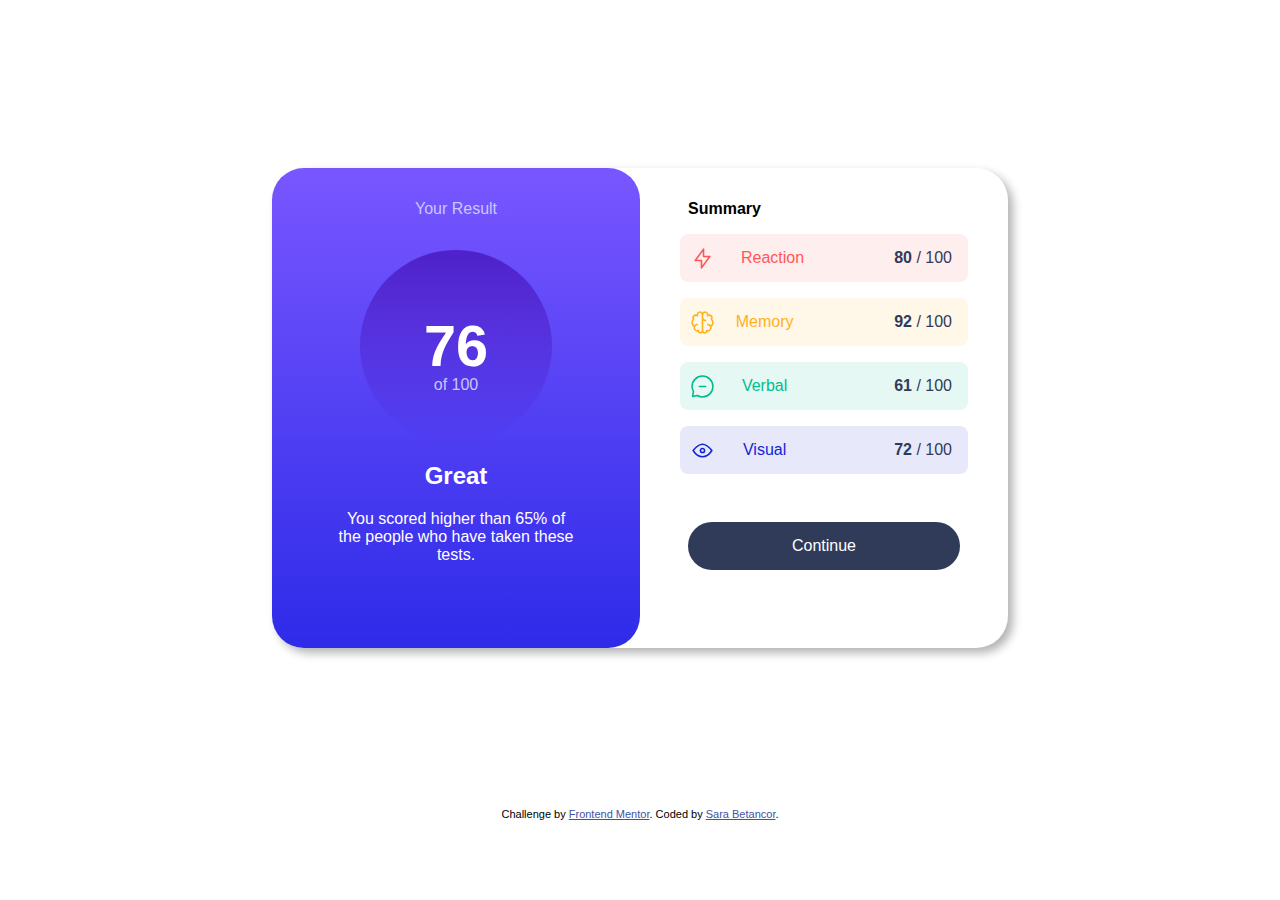
<file: index.html>
<!DOCTYPE html>
<html lang="en">
  <head>
    <meta charset="UTF-8" />
    <meta name="viewport" content="width=device-width, initial-scale=1.0" />
    <!-- displays site properly based on user's device -->
    <script src="index.js"></script>
    <link
      rel="icon"
      type="image/png"
      sizes="32x32"
      href="./assets/images/favicon-32x32.png"
    />
    <link rel="stylesheet" href="style.css" />
    <title>Frontend Mentor | Results summary component</title>

    <!-- Feel free to remove these styles or customise in your own stylesheet 👍 -->
    <style>
      .attribution {
        font-size: 11px;
        text-align: center;
      }
      .attribution a {
        color: hsl(228, 45%, 44%);
      }
    </style>
  </head>
  <body>
    <div class="mainBox">
      <div class="rigthBox">
        <div class="result">Your Result</div>

        <div class="circle">
          <div class="circleNumber"><h1>76</h1></div>
          <div class="bottomTextCircle">of 100</div>
        </div>

        <div class="bottomText1"><h2>Great</h2></div>
        <div class="bottomText2">
          You scored higher than 65% of the people who have taken these tests.
        </div>
      </div>

      <div class="leftBox">
        <div class="textLeftBox">Summary</div>

        <div class="box1">
          <div class="titleBox1">Reaction</div>
          <div class="resultBox1"><strong>80 </strong>/ 100</div>
        </div>

        <div class="box2">
          <div class="titleBox2">Memory</div>
          <div class="resultBox2"><strong>92 </strong> / 100</div>
        </div>

        <div class="box3">
          <div class="titleBox3">Verbal</div>
          <div class="resultBox3"><strong>61</strong> / 100</div>
        </div>

        <div class="box4">
          <div class="titleBox4">Visual</div>
          <div class="resultBox4"><strong>72</strong> / 100</div>
        </div>

        <div class="button">Continue</div>
      </div>
    </div>
    <div class="attribution">
      Challenge by
      <a href="https://www.frontendmentor.io?ref=challenge" target="_blank"
        >Frontend Mentor</a
      >. Coded by <a href="#">Sara Betancor</a>.
    </div>
  </body>
</html>
</file>
<file: style.css>
body{
    font-family: 'Hanken Grotesk', sans-serif;
    display: flex;
    justify-content: center;
}
.mainBox{
    display: flex;
    flex-direction: row;
    margin: 10rem;
    position: relative;
    margin: 10rem;

    height: 30rem;
    width: 46rem;
    border-radius: 2rem;
    box-shadow: 5px 5px 10px rgba(0, 0, 0, 0.3);
  
}
.rigthBox{
    color:hsl(0, 0%, 100%) ;
  
    display: flex;
   left: 0;
   flex-direction: column;
   text-align: center;
   align-items: center;
   background: linear-gradient(to bottom, hsl(252, 100%, 67%),hsl(241, 81%, 54%));
    height: 30rem;
    width: 23rem;
    border-radius: 2rem;
  
}
.result{
    color: hsl(241, 100%, 89%);
    font-weight: 500;
    margin: 2rem;
}

.circle{
    position: relative;
   display: flex;
   justify-content: center;
   flex-direction: column;
align-items: center;
    width: 12rem;
    height: 12rem;
    background: linear-gradient(to bottom, hsla(256, 72%, 46%, 1),hsla(241, 72%, 46%, 0));
    border-radius: 50%;
    
}
.circleNumber{
 font-size: 1.8rem;
 font-weight: 800;
}
.bottomTextCircle{
 position: absolute;
color: hsl(241, 100%, 89%);
bottom: 3rem;
transform: translate(-3rem, ); 
font-weight: 500;
}

.bottomText1{
    font-weight: 500;
}
.bottomText2{
margin-left: 4rem;
margin-right: 4rem;
}
.leftBox{
   
    width: 23rem;
   
  
}
.textLeftBox{

    font-weight: 700;
    margin-top: 2rem;
    margin-left: 3rem;
   
}
.box1{
    display: flex;
    flex-direction: column;
    align-items: center;
    margin-top: 1rem;
    margin-left: 2.5rem;
    margin-right: 2.5rem;
    border-radius: 0.5rem;
    background-color: hsl(0, 100%, 67%, 0.1);
    height: 3rem;
    display: flex;
    flex-direction: row;
    justify-content: space-between;
    color:hsl(0, 100%, 67%);
}
.titleBox1{
    margin-right: 4rem;

}
.resultBox1{
    color:hsl(224, 30%, 27%);
    margin-right: 1rem;

}
.box2{
    display: flex;
    flex-direction: column;
    align-items: center;
    margin-top: 1rem;
    margin-left: 2.5rem;
    margin-right: 2.5rem;
    border-radius: 0.5rem;
    background-color: hsl(39, 100%, 56%,0.1);
    height: 3rem;
    display: flex;
    flex-direction: row;
    justify-content: space-between;
    color: hsl(39, 100%, 56%);
}
.titleBox2{
    margin-right: 5rem;

}
.resultBox2{
    color:hsl(224, 30%, 27%);
    margin-right: 1rem;
}
.box3{
    display: flex;
    flex-direction: column;
    align-items: center;
    border-radius: 0.5rem;
    margin-top: 1rem;
    margin-left: 2.5rem;
    margin-right: 2.5rem;
    background-color: hsl(166, 100%, 37%,0.1);
    height: 3rem;
    display: flex;
    flex-direction: row;
    justify-content: space-between;
    color: hsl(166, 100%, 37%);
}
.titleBox3{
    margin-right: 5rem;
   
}
.resultBox3{
    color:hsl(224, 30%, 27%);
    margin-right: 1rem;
}
.box4{
    display: flex;
    flex-direction: column;
    align-items: center;
    margin-top: 1rem;
    margin-left: 2.5rem;
    margin-right: 2.5rem;
     border-radius: 0.5rem;
    background-color:  hsl(234, 85%, 45%,0.1);
    height: 3rem;
    display: flex;
    flex-direction: row;
    justify-content: space-between;
    color: hsl(234, 85%, 45%);
}
.titleBox4{
    margin-right: 5rem;

}
.resultBox4{
    color:hsl(224, 30%, 27%);
    margin-right: 1rem;
}

.button{
    color:hsl(0, 0%, 100%) ;
    display: flex;
   justify-content: center;
   flex-direction: column;
   text-align: center;
  background-color:  hsl(224, 30%, 27%);
    height: 3rem;
    margin: 3rem;
    border-radius: 2rem;
}


.button:hover {
    background: linear-gradient(to top, hsl(252, 100%, 67%),hsl(241, 81%, 54%));
}
.imagen-icono{
margin-left: 10px;

}
.attribution {
    position: absolute;
    margin: 5rem;
    bottom: 0
}

@media (max-width: 375px) {
    body {
        position: relative;
        margin: 1rem;
        display: flex;
    }
    .mainBox {
        top: -12rem;
        position: absolute;
        flex-direction: column ;
        align-content: start;
        align-items: center; 
        height: 50vw;
        width: 100vw;
    }
 .leftBox{

     width: 100vw;
     height: 100vh;
 }
 .rigthBox{
    top: 0;
    border-bottom: 6rem;
 }
 .circle{
    position: relative;
   display: flex;

   flex-direction: column;
   
    width: 9rem;
    height: 9rem;
    background: linear-gradient(to bottom, hsla(256, 72%, 46%, 1),hsla(241, 72%, 46%, 0));
    border-radius: 50%;
 
    
}   

.bottomTextCircle{
    position: absolute;
   color: hsl(241, 100%, 89%);
   bottom: 1.5rem;
   transform: translate(-3rem, ); 
   font-weight: 500;
   }

   .bottomText2{
    margin-left: 3rem;
    margin-right: 3rem;
    margin-bottom: 2rem;
    }
}
</file>
